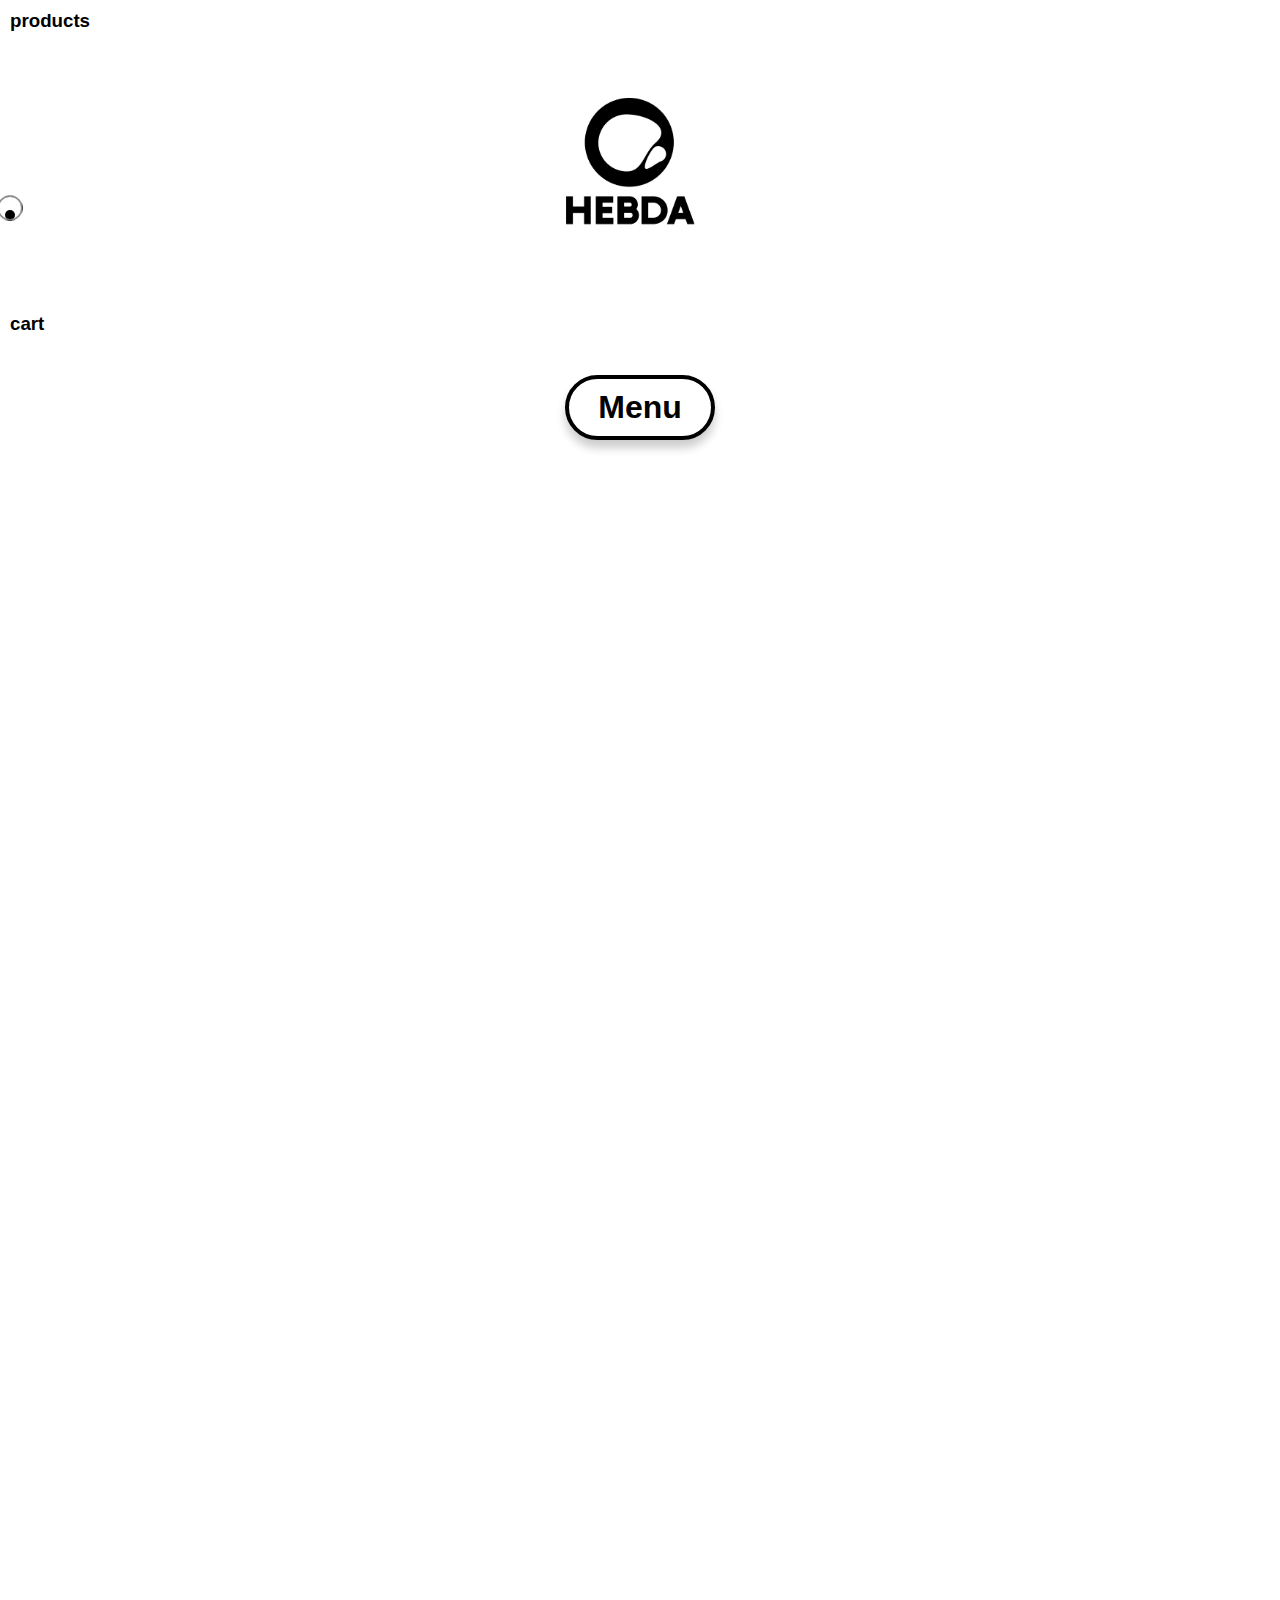
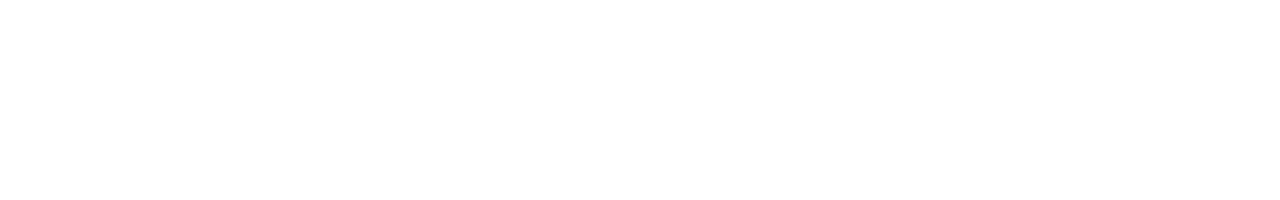
<file: about.html>
<!DOCTYPE html>
<html lang="en">
<head>
    <meta charset="UTF-8">
    <meta http-equiv="X-UA-Compatible" content="IE=edge">
    <meta name="viewport" content="width=device-width, initial-scale=1.0">
    <link rel="stylesheet" href="css/index.css">
    <link rel="shortcut icon" type="image/x-icon" href="media/favicon.ico">
    <title>Document</title>
</head>
<body>
    <div class="wrapper">
        <div class="header">
            <div class="header-shit"> 
    
                <h3>products</h3>
                <div class="logo"><img src="media/LOGO.png" alt= "logo" width="500"></div>
                <h3>cart</h3>
            </div>
        </div>
        <nav>
            <div class="dropdown">
                <button class="dropbtn">Menu</button>
    
                <div class="dropcontent">
    
                    <ul>
                        <li><a href="a">HOME</a></li>
                        <li><a href="a">ABOUT</a></li>
                        <li><a href="a">WORKS</a></li>
                        <li><a href="a">CONTACT</a></li>
                    
                    
                    </ul>
                </div>
            </div>
        </nav>
        <div class="inner-c"></div>
        <div class="outer-cursor"></div>
        <div class="hidden">
            <div class="bubble-in"></div>
        </div>
        <script src="app.js"></script>
</body>
</html>
</file>
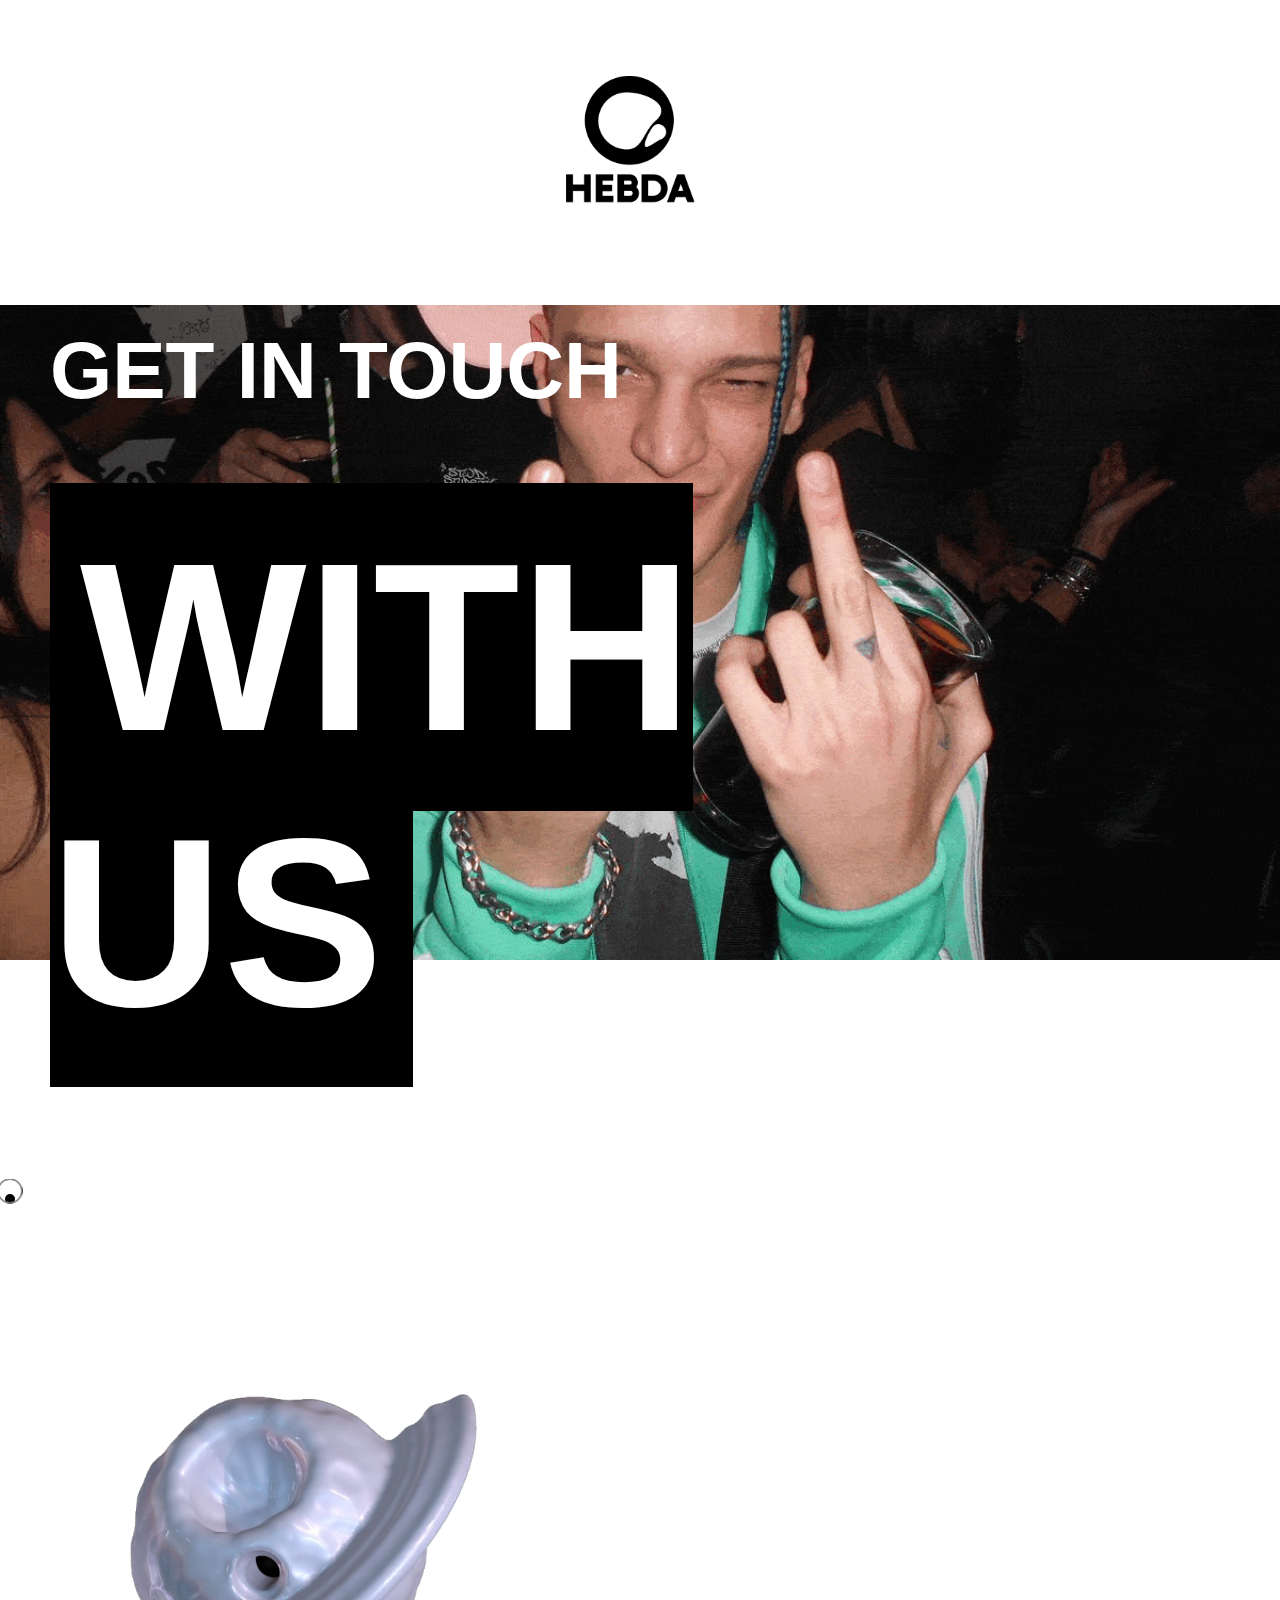
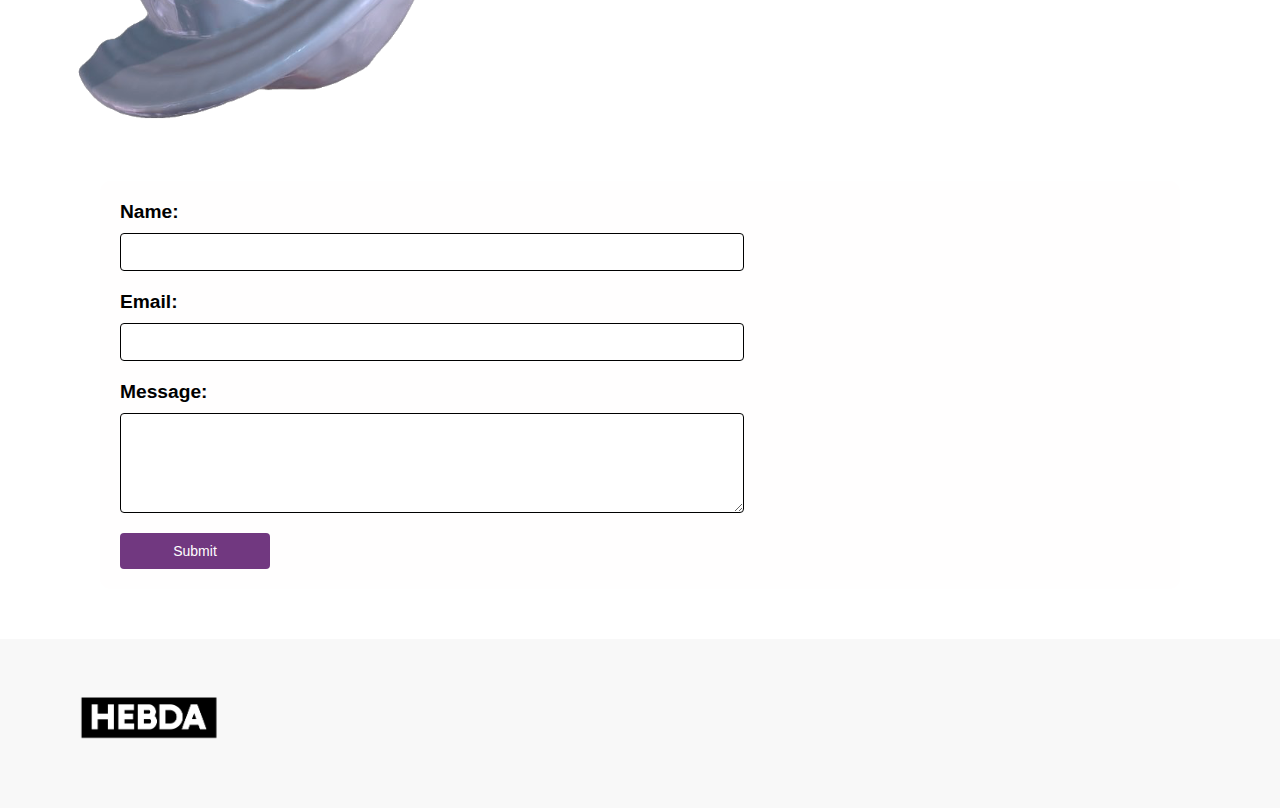
<file: contact.html>
<!DOCTYPE html>
<html lang="en">
<head>
    <meta charset="UTF-8">
    <meta http-equiv="X-UA-Compatible" content="IE=edge">
    <meta name="viewport" content="width=device-width, initial-scale=1.0">
    <link rel="stylesheet" href="css/index.css">
    <title>Document</title>
</head>
<body >
    <div class="wrapper" style=" background-image: url(media/contact.gif); background-size:contain; background-repeat: no-repeat;background-position: 20;"">


                <div class="header">
                    <div class="header-shit"> 

                        
                        <div class="logo"><a href="index.html"><img src="media/LOGO.png" alt= "logo" width="500"></a></div>
                        

                    </div>
      
                </div>
                <div class="maintext-products">
                    <h2 style="color: white ; padding: 20px;" >GET IN TOUCH <br><br> <span>WITH<br> US</span> </h2>
                    
                    <h3 style="margin-top: 100px; font-size: 3em; color: white; font-weight: 500;">We always love to hear from people all over the world.</h3>
                    <div class="midpic"><img src="media/3ddesign.png" alt="picturecontact"></div>
                </div>
                
                
                    
                       
                  <div class="wrapper1">
                      <form class="wrapper2">
                          
                          <label for="name">Name:</label>
                          <input type="text" id="name" name="name" required>
                          
                          <label for="email">Email:</label>
                          <input type="email" id="email" name="email" required>
                          
                          <label for="message">Message:</label>
                          <textarea id="message" name="message" required></textarea>
                          <input type="submit" value="Submit">
                          
                        </form>
                  </div>
                  <div class="insta-emebed">
                    <script type="text/javascript" src="https://www.juicer.io/embed/saamufelipe/embed-code.js" async defer></script>
                  </div>
                                                  
                                                    
                                                    <div class="inner-c"></div>
                                                    
                                                    <div class="outer-cursor"></div>

                                                    <div class="hidden">

                                                        <div class="bubble-in"></div>
                                                        
                                                    </div>

                                                    <script src="app.js"></script>
                <footer>

                    <img src="media/TYPEFACE.png" alt="typeface" width="300">

                </footer>

        
    </div>   
   
</body>
</html>
</file>
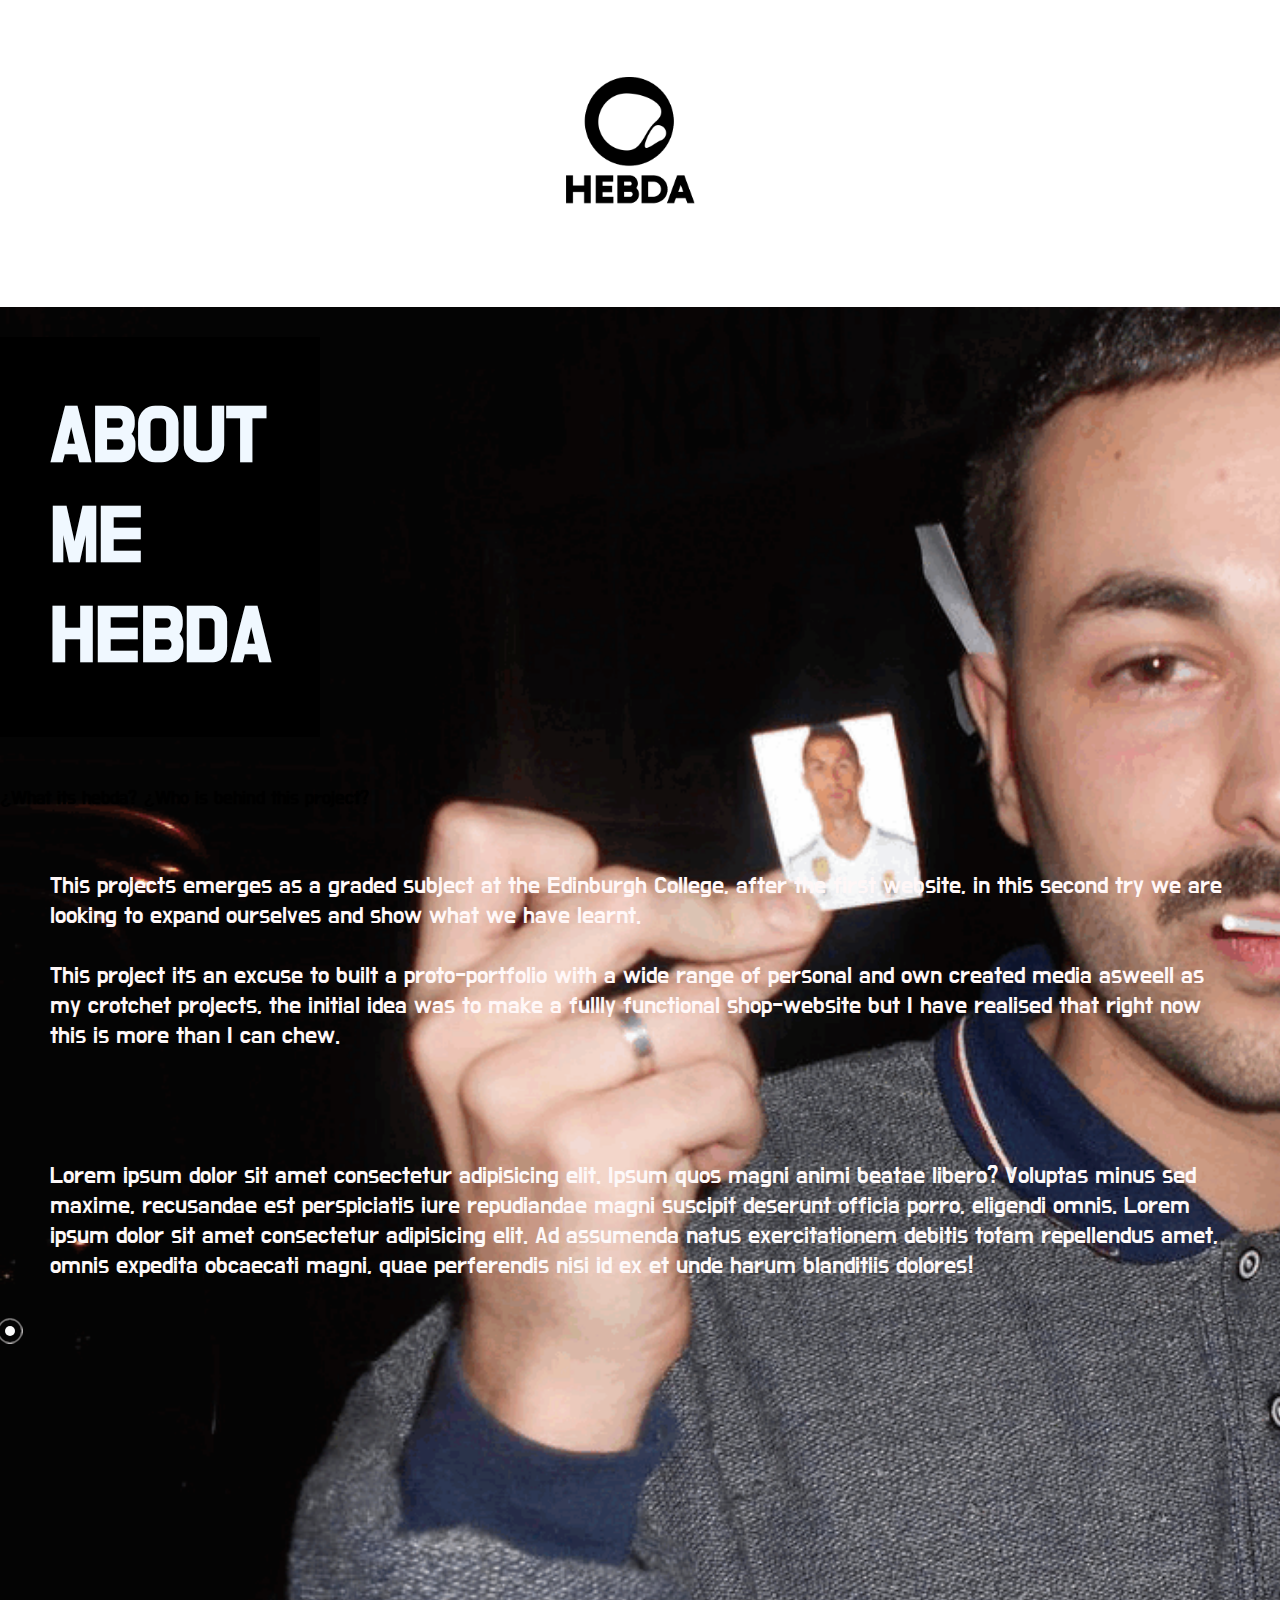
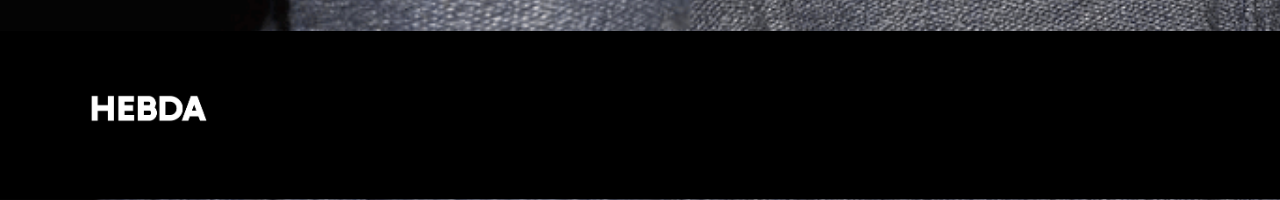
<file: me.html>
<!DOCTYPE html>
<html lang="en">
<head>
    <meta charset="UTF-8">
    <meta http-equiv="X-UA-Compatible" content="IE=edge">
    <meta name="viewport" content="width=device-width, initial-scale=1.0">
    <link rel="stylesheet" href="css/index.css">
    <link rel="shortcut icon" type="image/x-icon" href="media/favicon.ico">
    <link href="https://fonts.googleapis.com/css2?family=Do+Hyeon&display=swap" rel="stylesheet">    
    <title>Document</title>
</head>
<body >
    <div class="wrapper" style="display: flex; width: 100%; height: 100%; background-image: url(media/pedrogif.gif); background-size:250vh; background-repeat: no-repeat;background-position-y:21vh;" </div>
            <div class="header">
                <div class="header-shit"> 

                
                    <div class="logo"><a href="index.html"><img src="media/LOGO.png" alt= "logo" width="500"></a></div>
                    
                </div>
            </div>
            <nav>
            

            </nav>
            <div class="maintext-me" style="width: 100%;  ">
                
                <h2 style=" display: flex; flex-direction: column; padding: 50px; width: 25%; color: #000000; font-size: 5em; background-color: #000000; color: aliceblue;">ABOUT ME <span></span>HEBDA</h2> 
                
                <div class="me-info" >
                    
                    <h3 style="margin-top:50px; width: 100% ;">¿What its hebda? ¿Who is behind this project?</h3>
                    <p style="color:rgb(255, 247, 247); padding: 50px ;">This projects emerges as a graded subject at the Edinburgh College, after the first website, 
                        in this second try we are looking to expand ourselves 
                        and show what we have learnt. <br><br>

                        
                        This project its an excuse to built a proto-portfolio with a wide range of personal and own created media asweell as my crotchet projects,
                        the initial idea was to make a fullly functional shop-website but I have realised that right now this is more than I can chew. </p>
                    <p style="color:rgb(253, 248, 248);padding: 50px;">Lorem ipsum dolor sit amet consectetur adipisicing elit. Ipsum quos magni animi beatae libero? Voluptas minus sed maxime, recusandae est perspiciatis iure repudiandae magni suscipit deserunt officia porro, eligendi omnis.
                        Lorem ipsum dolor sit amet consectetur adipisicing elit. Ad assumenda natus exercitationem debitis totam repellendus amet, omnis expedita obcaecati magni, quae perferendis nisi id ex et unde harum blanditiis dolores!
                    </p>
                </div>
                                            
            </div>        
            
                
                            <div class="hidden">
                                <div class="outer-cursor"></div>
                                <div class="inner-c"></div>
                                <div class="mainpage"> </div>
                            
                            </div>
                                                
                            <script src="app.js"></script>


                                                
               <footer style="background-color: #000000; display: flex;flex-direction: column; justify-content: end;margin-top: 300px;">
                    <img src="media/TYPEFACE.png" alt="typeface" width="300">
                </footer>                           
                                                
               
    </div>
   
</body>
</file>
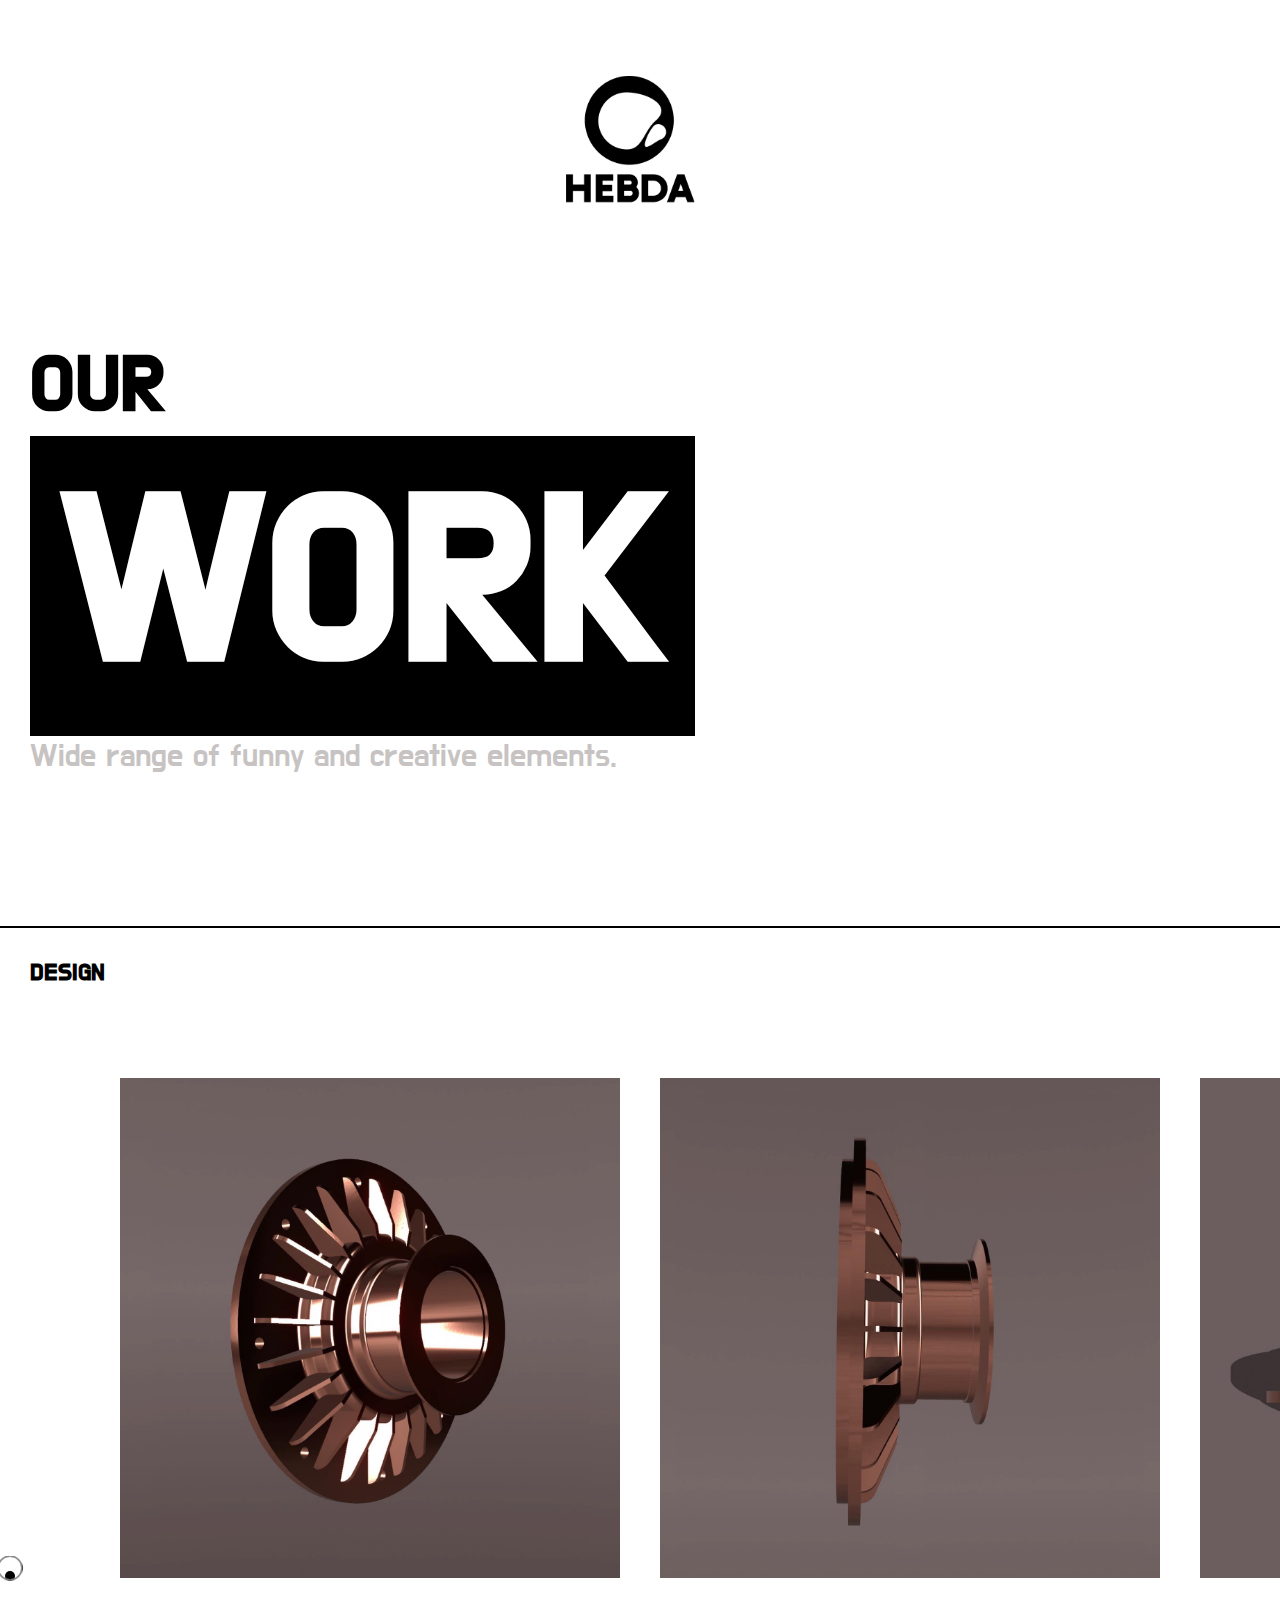
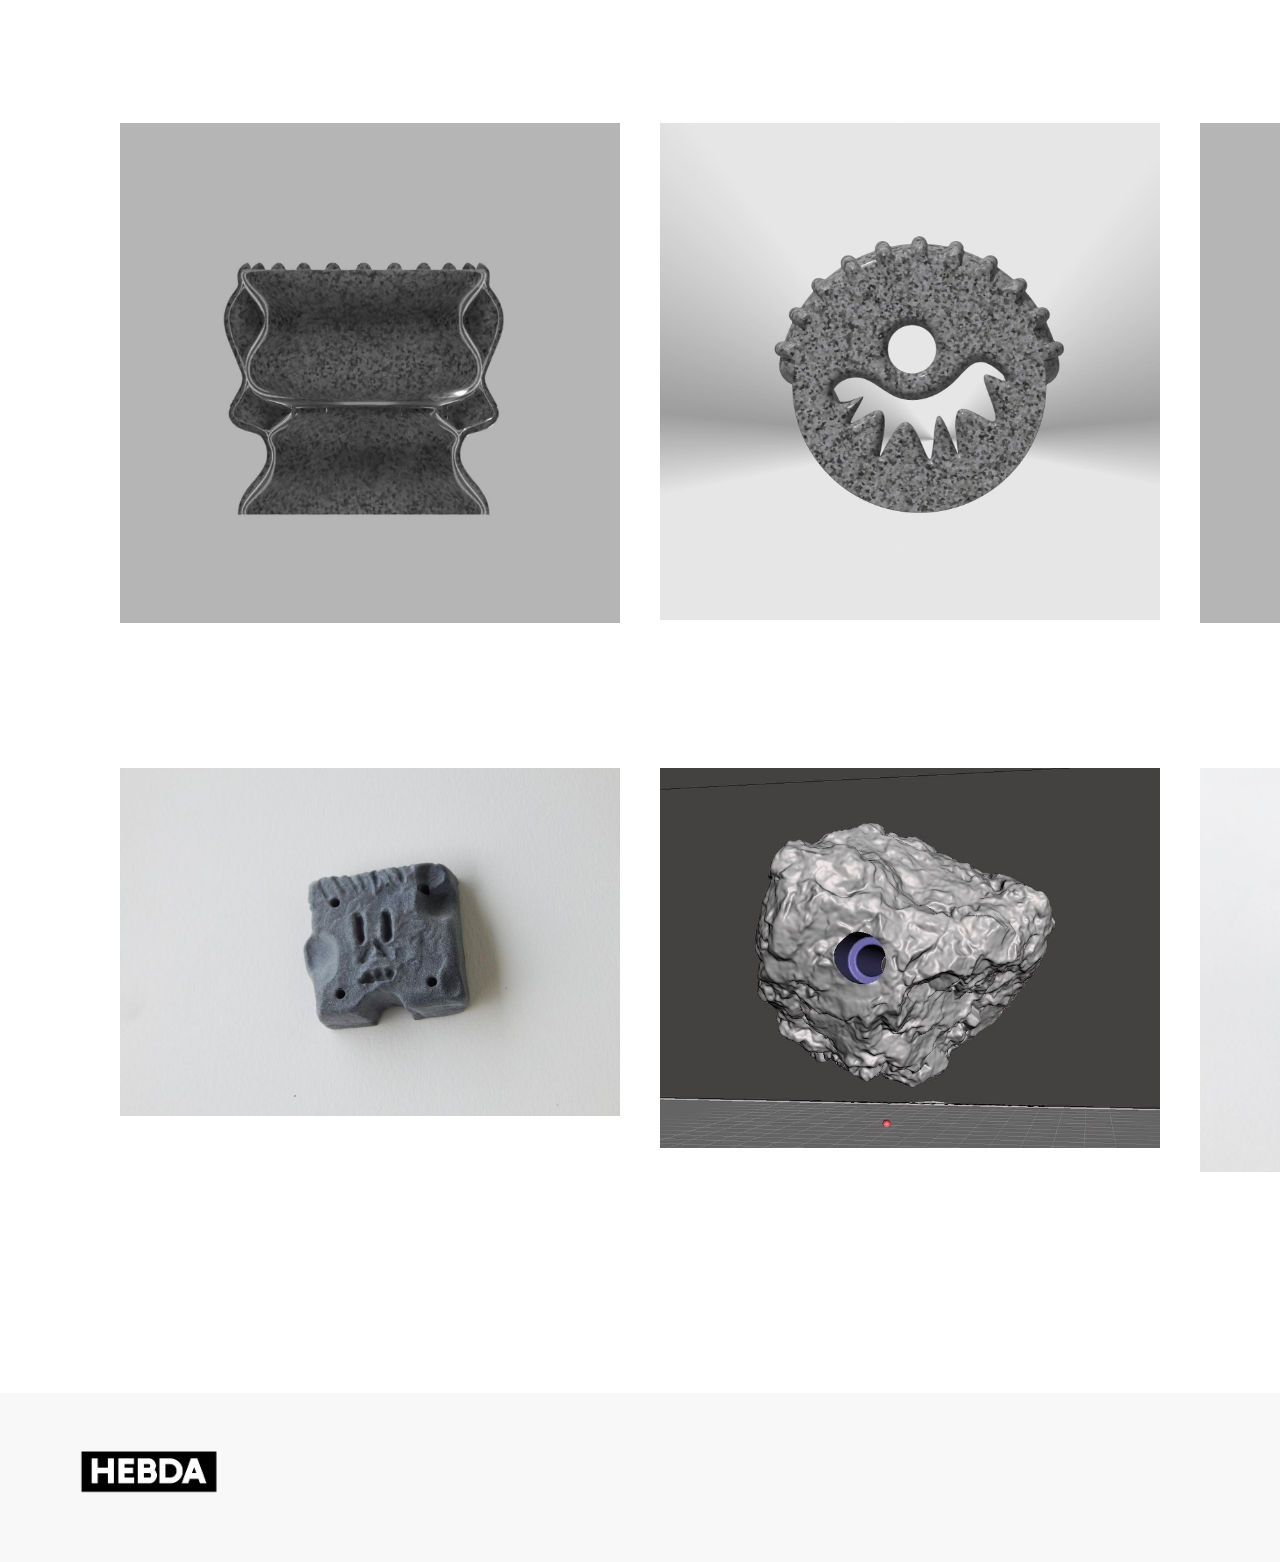
<file: work.html>
<!DOCTYPE html>
<html lang="en">
<head>
    <meta charset="UTF-8">
    <meta http-equiv="X-UA-Compatible" content="IE=edge">
    <meta name="viewport" content="width=device-width, initial-scale=1.0">
    <link rel="stylesheet" href="css/index.css">
    <link rel="shortcut icon" type="image/x-icon" href="media/favicon.ico">
    <link href="https://fonts.googleapis.com/css2?family=Do+Hyeon&display=swap" rel="stylesheet">    
    <title>Document</title>
</head>
<body>
    <div class="wrapper">
            <div class="header">
                <div class="header-shit"> 

                    
                    <div class="logo"><a href="index.html"><img src="media/LOGO.png" alt= "logo-page-picture" width="500"></a></div>
                    
                </div>
            </div>
            <nav>
            

            </nav>
            <div class="maintext-products">
                <h2 style="color: black;">OUR <br><span>WORK</span></h2> 
                <h3>Wide range of funny and creative elements.</h3>
                
            </div>
                <div class="pbox">
                    <h2>DESIGN</h2>
                    <div class="products" style="display: flex; flex-direction: column; z-index: 0;">
                        <div class="workpics" style="z-index: 2;">

                            <div class="workpic"><img src="media/carburador1.jpeg" alt="car1"  ></div>
                            <div class="workpic"><img src="media/carburador3_side.jpeg" alt="car2" ></div>    
                            <div class="workpic"><img src="media/carburador-top.jpeg" alt="car3" ></div>
                            <div class="workpic"><img src="media/carburador-side.jpeg" alt="car4"></div>
                                
                            
        
                            
                            
                        </div>

                        
                        <div class="workpics">

                            <div class="workpic" ><img src="media/design-cup.jpeg" alt="carb1"  width="500" ></div>
                            <div class="workpic"><img src="media/desig-cup-front.jpeg" alt="carb2" width="500" ></div>    
                            <div class="workpic"><img src="media/design-cup-top.jpeg" alt="carbb43"  width="500"></div>
                            <div class="workpic"><img src="media/design-cup-3.4.jpeg" alt="car51" width="500" ></div>
                                
                            
        
                            
                            
                        </div>
                        
                        <div class="workpics">

                            <div class="workpic"><img src="media/monster3d.jpeg " alt="rocks1" ></div>
                            <div class="workpic"><img src="media/rockdesign.jpeg" alt="rocks2" ></div>    
                            <div class="workpic"><img src="media/rockprinted.jpeg" alt="rocks3" ></div>
                            <div class="workpic"><img src="media/design-cup-3.4.jpeg" alt="rocks3" ></div>
                                
                            
        
                            
                            
                        </div>

                        
                        
                    </div>
                </div>
            

            <div class="inner-c"></div>
            <div class="outer-cursor"></div>
            <div class="hidden">
                <div class="bubble-in"></div>
            </div>
            <script src="app.js"></script>
            <footer>
                <img src="media/TYPEFACE.png" alt="typeface" width="300">
            </footer>
        
    </div>
    
</body>
</file>
<file: css/index.css>
*{
    margin:0;
    padding:0;
    box-sizing:border-box ;
    font-family: 'Do Hyeon', sans-serif;
    
}
.wrapper{
    width: 100%;
    margin: 0;
    padding: 0;
    display: flex;
    flex-direction: column;
    justify-content: center;
    z-index: 2;
}

.wrapper2{
    display: flex;
    flex-direction: column;
    justify-content: center;
    z-index: 2;
    background-color: #000;

}
a{
    text-decoration: none;
    color: rgb(0, 0, 0);



    }
body, html{
    width: 100%;
    height: 200vh;
    background-color: white;
    /*background-image: url(../media/background-pic.png);
    background-repeat: no-repeat;
    background-size: cover;*/

    
}
/*Header*/

.header{
 

    background-color: rgb(255, 255, 255);
    width: 100%;
   
}
.header-shit{
    display: flex;
    flex-direction: column;
    justify-content: center;
    
    padding: 10px;
    
    
}

.header-shit2{
  display: flex;
  
  
  padding: 10px;
  background-color: black;
  
  
}
.logo{
    display: flex;
    flex-direction: row;
    justify-content: center;
    align-self: center;
    
    padding-right: 25px;
    
}
/*Menu*/

nav{
    
    display: flex;
    flex-direction: column;
    align-items: center;
    width: 100%;
    
    padding-top: 30px;
    
    
}





.dropbtn{
    
   display: flex;
   justify-content: center;
   align-self: center;
    font-size: 2em;
    font-weight: bold;
    padding: 10px;
    border: 4px black solid;
    width: 150px;
    
    background-color: white;
    border-radius: 5em;
    box-shadow: 0px 8px 10px 0px rgba(0,0,0,0.2);
}


.dropcontent{
    
    display: none;
    position: absolute;
    align-self: center;
    
    
    }


.dropdown:hover .dropcontent {
    display: block;
    animation-name: menudisplay ;
    animation-duration: 2s;
    z-index:1;
    font-size: 1.5em;
}





ul{
    display: block;
    width:auto;
    list-style-type: none;
    padding-left:15px;
    padding-top: 10px;
    

}

/*Cursor*/


.inner-c{
    position: fixed;
    left:10px;
    width:10px;
    height: 10px;
    transform: translate(-50%,-50%);
    background-color: rgb(255, 255, 255);
    border-radius: 50%;
    mix-blend-mode: difference;
    pointer-events: none;
    z-index: 1;
    

}
.inner-c.grow{
    width: 25px;
    height: 25px;
    transition: width 0.5s, height 0.5s;
    z-index: 1;
}

.outer-cursor{
    position: fixed;
    left: 10px;
    width: 25px;
    height: 25px;
    transform: translate(-50%,-50%);
    border: 1px solid rgb(243, 239, 239);
    mix-blend-mode: difference;
    border-radius: 50%;
    pointer-events: none;
    z-index: 1;
    

}
.hidden > .bubble-in{
    display: none;
    

    z-index: 1;
}
.bubble-in{
    
    position: fixed;
    left: 100px;
    width: 150px;
    height: 50px;
    transform: translate(-50%,-50%);
    border: 2px solid black;
    border-radius: 50%;
    background-color: rgb(255, 255, 255);
    pointer-events: none;
    z-index: 1;
    font-size: 0.75em;
    color: black;
    text-align: center;
    padding-top: 15px;
    transition: width 0.5s, height 0.5s;
    mix-blend-mode: difference;
    

    
}

/*boxes/ circles  main pages*/
.mainpage{
    display: flex;
    flex-direction:column;
    justify-content: center;
    align-items: center;
    align-self: center;
    
    width: 100%;
    
    
}

.boxes{
    
    position: relative;
    width: 120vh;
    height: 120vh;
    

  
    
    
}

.boxes2{
  -webkit-filter: invert(1);
   filter: invert(1);
   position: relative;
    width: 120vh;
    height: 120vh;
}


.box {
    position: absolute;
    top:17vh;
    right: 50vh;
    animation-name: wigle;
    animation-duration: 4s;
    animation-iteration-count: infinite;
    background-image:url(../media/box1.png);
    background-size: 150%;
    background-position: -30px, -100px;
    background-position-y: -40px;
    max-width: 120vh;
    
    border-radius: 52% 48% 45% 55% / 47% 51% 49% 53%;
    height: 180px;
    width: 180px;
    
    
    

    
  }
  .box:hover{
    animation-name: shapechange ;
    animation-duration: 4s;
    animation-iteration-count: infinite;
   

  }

  .box2 {
    position: absolute;
    top:28vh;
    right: 67vh;
    background-color: wheat;
    animation-name: wigle;
    animation-duration: 4s;
    animation-iteration-count: infinite;
    background-image: url(../media/web2.png);
    background-position: center;
    background-size: 170%;
    background-repeat:no-repeat ;
    background-position: -50px, -100px;
    background-position-y: -70px;
    box-shadow: rgb(211, 210, 210) 10px 5px 10px;
    border-radius: 52% 48% 45% 55% / 47% 51% 49% 53%;
    
    height: 180px;
    
    width: 180px;
  }
  
  .box2:hover{
    animation-name: shapechange ;
    animation-duration: 4s;
    animation-iteration-count: infinite;
    
  }
 
  
  
  .box3 {
    position: absolute;
    top:28vh;
    right: 32vh;
    
    background-image: url(../media/web3.png);
    background-position: center;
    background-size: 140%;
    background-repeat:no-repeat ;
    background-position: -30px, -100px;
    background-position-y: -55px;
    animation-name: wigle;
    animation-duration: 4s;
    animation-iteration-count: infinite;
    
    box-shadow: rgb(211, 210, 210) 10px 5px 10px;
    border-radius: 52% 48% 45% 55% / 47% 51% 49% 53%;
    
    height: 180px;
    
    width: 180px;


  }
  .box3:hover{
    animation-name: shapechange ;
    animation-duration: 4s;
    animation-iteration-count: infinite;
    
  }

  
  .box4 {
    position: absolute;
    top:48vh;
    right: 67vh;
    background-image: url(../media/web4.png);
 
    background-position: center;
    background-size: 115%;
    background-repeat:no-repeat ;
    background-position: -10px, -100px;
    background-position-y: -50px;
    background-color: wheat;
    animation-name: wigle;
    animation-duration: 4s;
    animation-iteration-count: infinite;
    
    box-shadow: rgb(211, 210, 210) 10px 5px 10px;
    border-radius: 52% 48% 45% 55% / 47% 51% 49% 53%;
    
    
    height: 180px;
    
    width: 180px;
    }

    .box4:hover{
      animation-name: shapechange ;
      animation-duration: 4s;
      animation-iteration-count: infinite;
      
    }
    .box5 {
        position: absolute;
        top:48vh;
        right: 32vh;
        background-color: wheat;
        background-image: url(../media/web5.png);
        background-position: center;
        background-size: 122%;
        background-repeat:no-repeat ;
        background-position: -25px, -100px;
        background-position-y: -88px;
        animation-name: wigle;
        animation-duration: 4s;
        animation-iteration-count: infinite;
        
        box-shadow: rgb(211, 210, 210) 10px 5px 10px;
        border-radius: 52% 48% 45% 55% / 47% 51% 49% 53%;
        
        height: 180px;
        
        width: 180px;
        }
 .box5:hover{
     animation-name: shapechange ;
     animation-duration: 4s;
     animation-iteration-count: infinite;
   
 }
      
    .box6 {
        position: absolute;
        top:60vh;
        right: 49vh;
        background-color: wheat;
        background-image: url(../media/web6.png);
        background-position: center;
        background-size: 140%;
        background-repeat:no-repeat ;
        background-position: -30px, -100px;
        background-position-y: -70px;
        animation-name: wigle;
        animation-duration: 4s;
        animation-iteration-count: infinite;
        
        box-shadow: rgb(211, 210, 210) 10px 5px 10px;
        border-radius: 52% 48% 45% 55% / 47% 51% 49% 53%;
        
        height: 180px;
        
        width: 180px;
        }
        .box6:hover{
          animation-name: shapechange ;
          animation-duration: 4s;
          animation-iteration-count: infinite;
          
        }
        
      .fontsize{
        display: flex;
        justify-content: center;
        align-self: center;
         font-size: 1em;
         font-weight: bold;
         padding: 10px;
         border: 4px black solid;
         width: 100px;
         transform: translate(-50%, -50%);
         
         background-color: white;
         border-radius: 5em;
         box-shadow: 0px 8px 10px 0px rgba(0,0,0,0.2);
      }

   
  /*Animations*/

  @keyframes menudisplay {
    0%{
        opacity:0
    }
    100%{
        opacity:100
    }
    
  }

 @keyframes shapechange
 {
    0%{
        rotate: 0deg;
        border-radius:52% 48% 45% 55% / 47% 51% 49% 53% ;
    }


    

    25%{
        border-radius: 69% 31% 65% 35% / 39% 66% 34% 61%;
    }
    
    50%{
        rotate: 100deg;
        border-radius:52% 48% 45% 55% / 47% 51% 49% 53%;

    }

    75%{rotate: 0deg;
        border-radius: 55% 30% 56%/69% 41% 33% 47%;
    }

    100%{
        rotate: -90deg;
        border-radius:52% 48% 45% 55% / 47% 51% 49% 53%;

    }
  }

  @keyframes wigle {
    0%{
        
        border-radius:52% 48% 45% 55% / 47% 51% 49% 53% ;
    }

    50%{
        border-radius: 30% 40% 40% 45% / 40% 45% 42% 48% ;;

    }

    100%{
        border-radius: 52% 48% 45% 55% / 47% 51% 49% 53% ;

    }


    
  }
  /*/ WORKS PAGE*/

  .workpics{
    display: flex;
    flex-direction: row;
    justify-content: space-between;
    width: 100%;
    
    padding: 50px;
    
    
  }
  .workpic{
    width: 50%;
   
  }
  .workpic img{
    width: 500px;
    margin: 20px;
    object-fit: cover;
    

  }

  /*/ PRODUCTS PAGE*/

  .maintext-products{

    width: 100%;
    display: flex;
    flex-direction: column;
   
    
    padding-left: 30px;
    ;
    
  }

  .maintext-products h2{
    font-size: 5em;
    color: black;
    
  }

  .maintext-products span{
    color: white;
    background-color: black;
    font-size: 3em;
    padding: 30px;
    
  }

  .maintext-products h3{
    font-weight: 100;
    color: rgb(199, 195, 195);
    font-size: 2em;
    margin-bottom: 150px;
  }


  .pbox{
    width: 100%;
    display: flex;
    flex-direction: column;
    
    padding: 40px;
    
    margin-left: 0;
    border-top: solid 2px;
    padding: 30px;

    
  }
  .pbox img{
    min-width:400px
    
  }

  .products{
    width: 100%;
    display: flex;
    flex-direction: row;
    justify-content: space-around;
    margin: 20px;
    
    
    
}

.product-name{
    
    font-size: 1.5em;
    padding-left: 30px;
    position: relative;
    color: black;
    top: -20px;
    left: 50px;
    width: 100%;
} 


  .productpics
  {
    
    width: 400px;
    height: 425px;
    position: relative;
    overflow: hidden;
    border-radius: 50%;
    
    
    }
   
  
    
    
.productpics1{
   
    
    width: 350px;
    height: 425px;
    position: relative;
    overflow: hidden;
    border-radius: 50%;
   
  }

.productpics2{
    
    width: 400px;
    height: 425px;
    position: relative;
    
    border-radius: 50%;
}



.productpics3{
    
    width: 400px;
    height: 425px;
    position: relative;
    overflow: hidden;
    border-radius: 10%;
    align-content: center;
     
    
   
  
}


  .attempt23{
    max-width: 100%;
    max-height: 100%;
    
    width: 100%;
    position: absolute;
    object-fit: cover;
    object-position: 10px, 100px;
    overflow: hidden;
    display: block;
    aspect-ratio: auto 1/1;
    transition:transform 0.25s ease;
    cursor: pointer;

    }
    
    .attempt23:hover {
        -webkit-transform:scale(1.3); /* or some other value */
        transform:scale(1.2)
        
    }

  

  


  .products2{
    width: 100%;
    display: flex;
    flex-direction: row;
    justify-content: space-around;
    
  }

  
    
    

  
  


  /* CONTACT FORM */
 
/* contact form */
.wrapper1 {
  display: flex;
  justify-content: center;
  align-items: center;
  width: 100%;
  padding: 50px;
  
  
}

/* Form */
.wrapper1{
  display: flex;
  flex-direction: column-reverse;
}
.wrapper2 {
  width: 120vh;
  height: auto;
  background-color: #fffefe;
  
  padding: 20px;
  border-radius: 10px;
}
.midpic{
  display: flex;
  justify-content: flex-end;
  flex-direction:column-reverse;
  
}
.midpic img{
  width: 500px;
  display: flex;
  flex-direction: column-reverse;
  
}


.wrapper2 label {
  font-size: 1.2em;
  font-weight: bold;
  margin-bottom: 10px;
}

.wrapper2 input[type="text"],
.wrapper2 input[type="email"],
.wrapper2 textarea {
  width: 60%;
  padding: 10px;
  margin-bottom: 20px;
  border: 1px solid #000000;
  border-radius: 4px;
  font-family: Arial, sans-serif;
  font-size: 14px;
}

.wrapper2 textarea {
  height: 100px;
  justify-self: right;
  transition-duration: 5s;
}

.wrapper2 input[type="submit"] {
  background-color: #713880;
  color: white;
  border: none;
  padding: 10px 20px;
  cursor: pointer;
  border-radius: 4px;
  font-family: Arial, sans-serif;
  font-size: 14px;
  width: 150px;
}

.wrapper2 input[type="submit"]:hover {
  background-color: #4e1d47;
  
}

.wrapper2 input[type="submit"]:focus {
  outline: none;
}


  
  /* About me page */

  .maintext{
    display: flex;
    flex-direction: column;
    width: 100%;
   
    padding-top: 150px;
    padding-left: 30px;
    font-family: 'Do Hyeon';
    color: rgb(0, 0, 0);
   
}
.maintext h2{
    width: 100%;
    font-size: 5em;
    color: white;
    
  }
  .maintext span{
    
    font-size: 4em;
    color: rgb(0, 0, 0);
    background-color: rgb(255, 255, 255);
    opacity: 0;
    padding: 20px;
  }

  .maintext h3{
    font-size: 2em;
    color: rgb(255, 255, 255);
    display: flex;
    flex-direction: column;
    justify-content: center;
    align-self: center;
  }

.me-pic{
  display: flex;
  flex-direction: column;
  width: 100%;
  
  padding: 50px;
  border-radius: 50%;

}
  .me-info p{
    color: #ffffff;
    font-size: 1.5em;
    display: flex;
    flex-direction: column;
    
   
    

    margin-top: 10px;
    width: 100%;
  }




  /* work page */


   /* work page */
  footer{
    
    
    display: flex;
    justify-self: end;
    background-color: rgb(248, 248, 248);
    
}

/* Media Queries */

/* Mobile */

/* home page */
@media (max-width: 768px) {
  .header-shit {
      flex-direction: column;
      align-items: center;
      padding: 10px;
  }

  .logo {
      justify-content: center;
      align-self: center;
      padding-right: 0;
  }

  .dropbtn {
      font-size: 1.5em;
      width: 120px;
  }

  .dropcontent {
      position: static;
      display: block;
      font-size: 1.5em;
  }

  .inner-c,
  .outer-cursor {
      display: none;
  }

  .bubble-in {
      display: none;
  }

  .boxes,
  .boxes2 {
      width: 90vw;
      height: 90vw;
      max-width: 500px;
      max-height: 500px;
  }

  .box,
  .box2,
  .box3,
  .box4,
  .box5{
    display: none;
  }

  .box6 {
      top: 15vw;
      right: 50%;
      transform: translate(50%, -50%);
      height: 250px;
      width: 250px;
      margin-top: 100px;
      background-position: -40px;
  }
  
    

  

  .fontsize {
      font-size: 1.5em;
      width: 120px;
  }

  /* products page */

  .workpic img {
      display: flex;
      width: 100%;
      margin: 20px 0;
  }
  
  .maintext-products h2 {
      font-size: 3em;
  }
  .maintext-products h3 {
    margin-top: 30px;
}

  .maintext-products span {
      font-size: 2em;
      padding: 20px;
  }

  .maintext-products h3 {
      font-size: 1.5em;
      margin-bottom: 100px;
  }

  .pbox img {
      min-width: auto;
  }
  .products2{
    display: flex;
    flex-direction: column;
    height: 100%;
    width: 100%;
    justify-content: space-around;
    
  }

  /*Works page*/

  .workpics{
    display: flex;
    flex-direction: column;
    justify-content: left;
    
    
    width: 100%;
    
  }

  .workpics img{
    width: 25vh;
    margin: 10px;
    padding: 0;
    background-color: #000;
  }
  
  footer{
    justify-content: center;
  }
}
/*about me */

.me-info{
  display: flex;
  flex-direction: column;
  justify-content: center;
  width: 100%;
  padding: 0px;
  background-color: none;
  
}
.me-info img{
  width: 25vh;
}



/* Medium Screen */
@media (min-width: 820px) and (max-width: 1180px) {
 
  /* index*/
  .wrapper {
  
    width: 90%;
    margin: 0 auto;
    padding: 20px;
  }

  .boxes{
    display: flex;
    flex-direction: column;
   
    
  }
  .mainpage{
    display: flex;
    flex-direction: column;
  }
  /* works*/
  .workpics{
    width: 150%;
    
  
    
  }
  .pbox{
    width: 50%;
    min-width: auto;
  }

  .workpics img{
    display: flex;
    flex-direction: column;
    justify-content: space-around;
    padding: 20px;
    width: 200px;
    min-width: auto;
  

    
  }

  .maintext-products h2 {
    font-size: 2.5em;
  }

  .maintext-products h3 {
    margin-top: 20px;
  }

  .maintext-products span {
    font-size: 1em;
    padding: 10px;
  }

  .maintext-products h3 {
    font-size: 1em;
    margin-bottom: 50px;
  }

  

  .products2 {
    display: flex;
    flex-direction: column;
    height: 100%;
    width: 100%;
    justify-content: space-evenly;
  }
}
</file>
